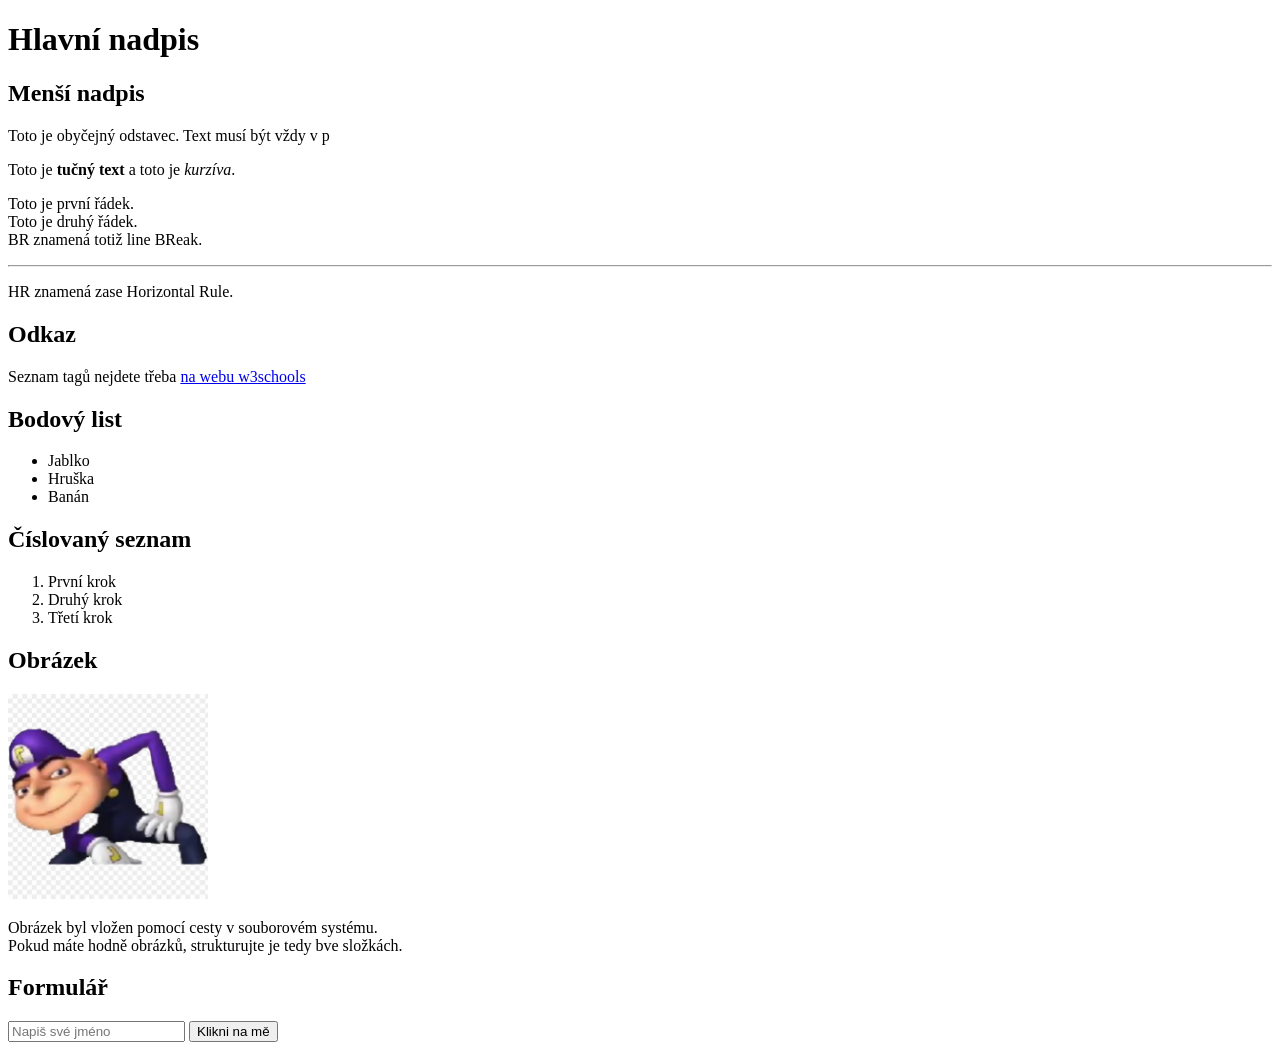
<file: 1. staticky_web/1.1. jednoduche_tagy/index.html>
<!DOCTYPE html>
<html>
<head>
    <title>Moje první stránka</title>
</head>

<body>

    <h1>Hlavní nadpis</h1>
    <h2>Menší nadpis</h2>

    <p>Toto je obyčejný odstavec. Text musí být vždy v p</p>
	
	
	<!-- komentář není na stránce vidět-->
	<!-- smrdíš -->
    <p>
        Toto je <b>tučný text</b>
        a toto je <i>kurzíva</i>.
    </p>

    <p>
        Toto je první řádek.<br>
        Toto je druhý řádek.<br>
		BR znamená totiž line BReak.
    </p>

    <hr>
	
	<p>HR znamená zase Horizontal Rule.</p>

    <h2>Odkaz</h2>

    <p> Seznam tagů nejdete třeba <a href="https://www.w3schools.com/TAGS/default.asp">na webu w3schools</a></p>

    <h2>Bodový list</h2>


    <ul>
        <li>Jablko</li>
        <li>Hruška</li>
        <li>Banán</li>
    </ul>

    <h2>Číslovaný seznam</h2>

    <ol>
        <li>První krok</li>
        <li>Druhý krok</li>
        <li>Třetí krok</li>
    </ol>

    
    <h2>Obrázek</h2>

    <img src="wagruigy.png" width="200px" alt="Ukázkový obrázek">
	<p>Obrázek byl vložen pomocí cesty v souborovém systému. <br> Pokud máte hodně obrázků, strukturujte je tedy bve složkách.</p>


    <h2>Formulář</h2>

    <input type="text" placeholder="Napiš své jméno">

    <button>Klikni na mě</button>

</body>
</html>
</file>
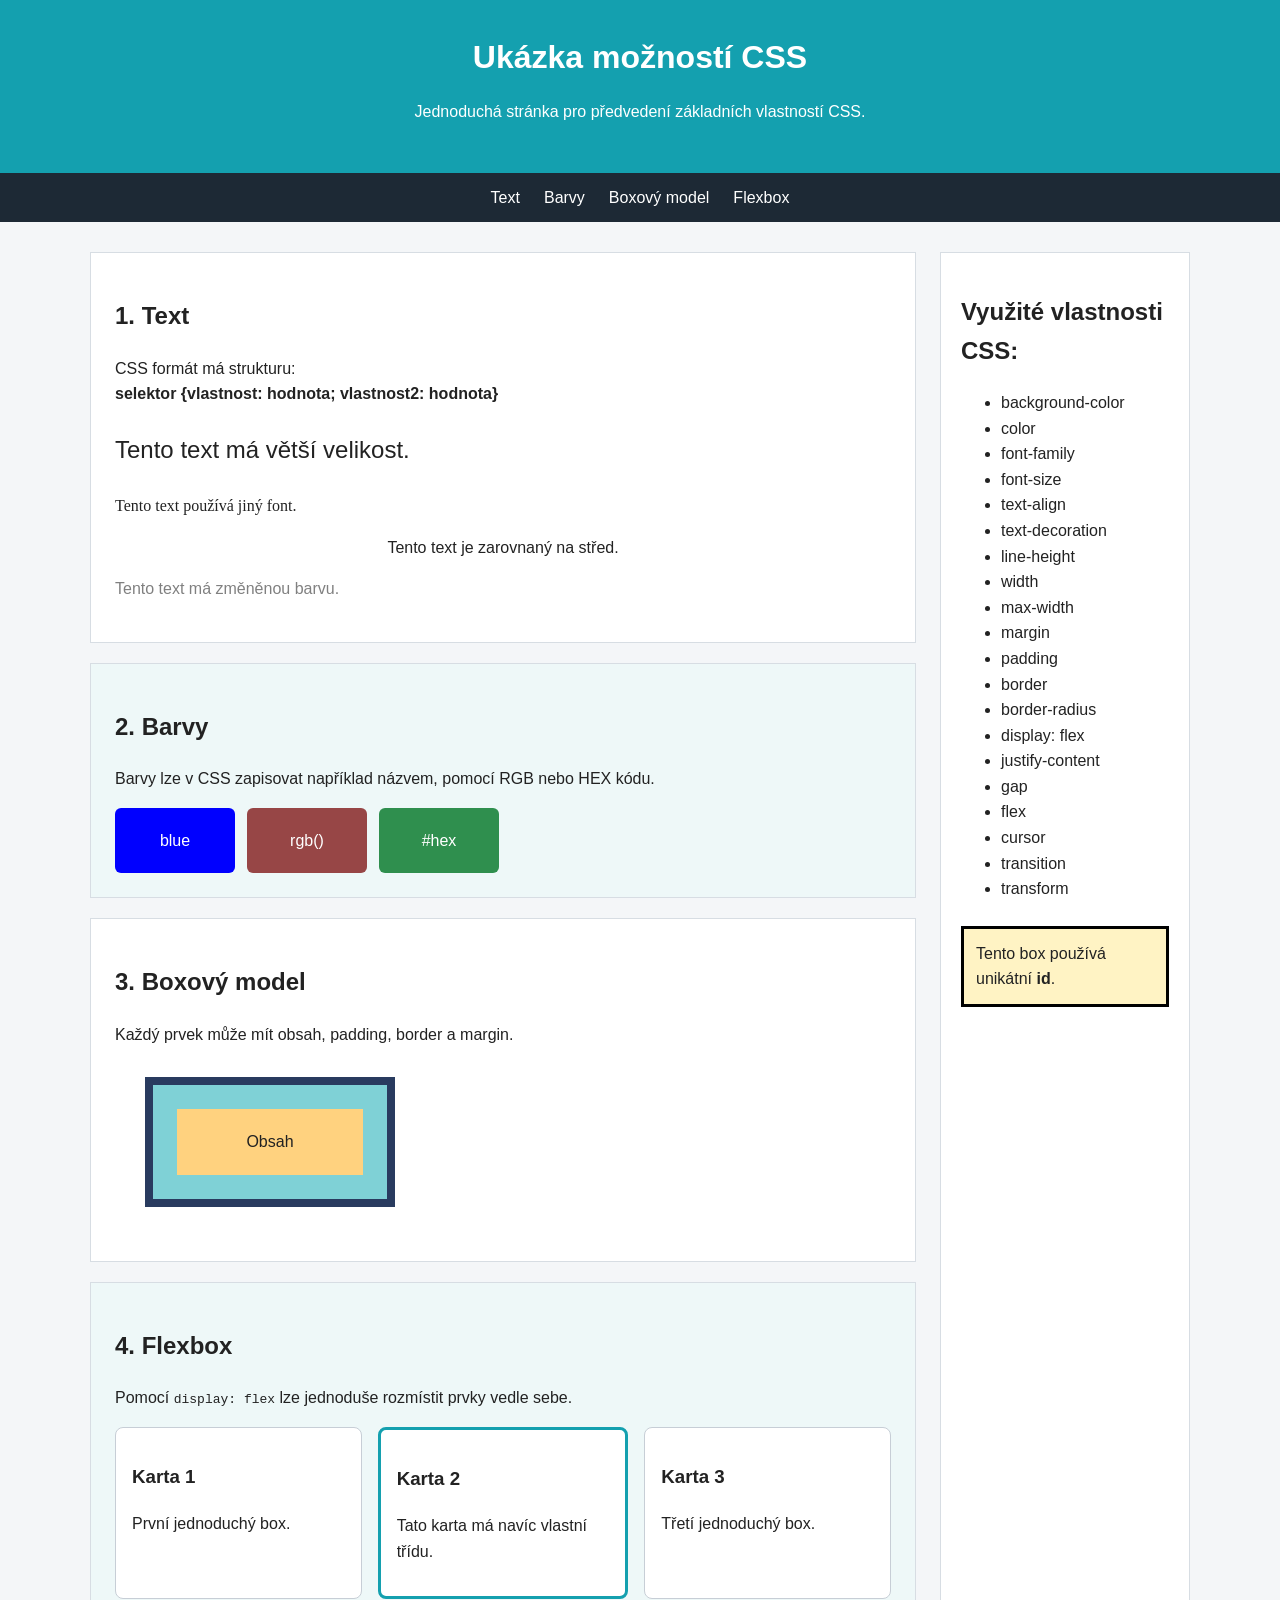
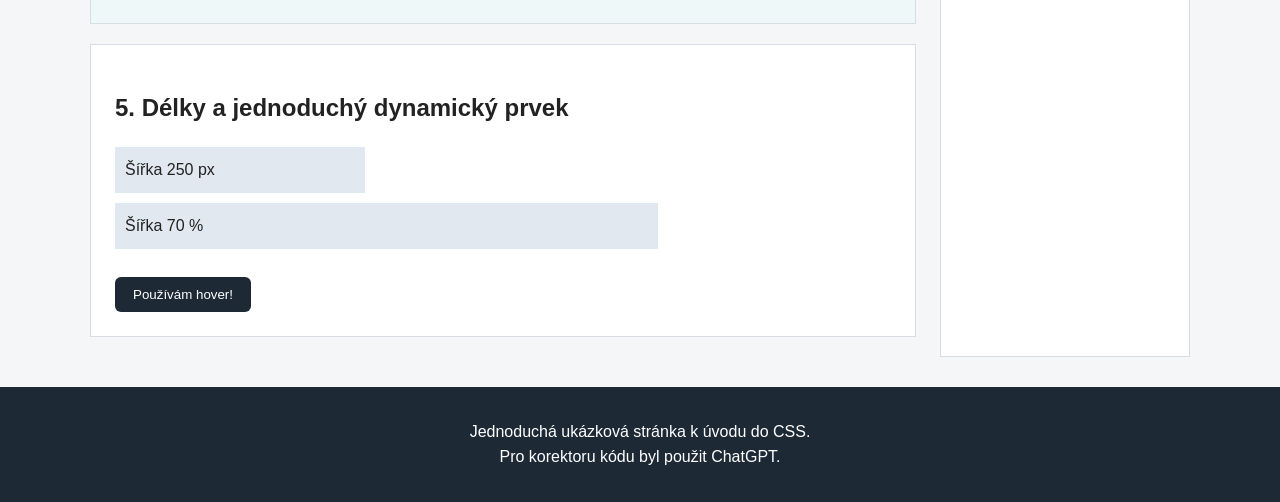
<file: 1. staticky_web/1.2 vyuziti_css/index.html>
<!doctype html>
<html lang="cs">
<head>
    <meta charset="utf-8">
    <meta name="viewport" content="width=device-width, initial-scale=1">
    <title>Ukázka CSS</title>
    <link rel="stylesheet" href="styles.css">
</head>
<body>

    <header class="site-header">
        <h1>Ukázka možností CSS</h1>
        <p>Jednoduchá stránka pro předvedení základních vlastností CSS.</p>
    </header>

    <nav class="navigation">
        <a href="#text">Text</a>
        <a href="#colors">Barvy</a>
        <a href="#box-model">Boxový model</a>
        <a href="#flexbox">Flexbox</a>
    </nav>

    <div class="page-layout">
        <main>
            <section id="text" class="section">
                <h2>1. Text</h2>
                <p>CSS formát má strukturu: <br><b> selektor   {vlastnost: hodnota; vlastnost2: hodnota}</b></p>
                <p class="large-text">Tento text má větší velikost.</p>
                <p class="different-font">Tento text používá jiný font.</p>
                <p class="centered-text">Tento text je zarovnaný na střed.</p>
                <p class="muted-text">Tento text má změněnou barvu.</p>
            </section>

            <section id="colors" class="section alternate">
                <h2>2. Barvy</h2>
                <p>Barvy lze v CSS zapisovat například názvem, pomocí RGB nebo HEX kódu.</p>

                <div class="color-row">
                    <div class="color-box color-name">blue</div>
                    <div class="color-box color-rgb">rgb()</div>
                    <div class="color-box color-hex">#hex</div>
                </div>
            </section>

            <section id="box-model" class="section">
                <h2>3. Boxový model</h2>
                <p>Každý prvek může mít obsah, padding, border a margin.</p>

                <div class="box-example">
                    <div class="box-content">Obsah</div>
                </div>
            </section>

            <section id="flexbox" class="section alternate">
                <h2>4. Flexbox</h2>
                <p>Pomocí <code>display: flex</code> lze jednoduše rozmístit prvky vedle sebe.</p>

                <div class="cards">
                    <article class="card">
                        <h3>Karta 1</h3>
                        <p>První jednoduchý box.</p>
                    </article>

                    <article class="card featured-card">
                        <h3>Karta 2</h3>
                        <p>Tato karta má navíc vlastní třídu.</p>
                    </article>

                    <article class="card">
                        <h3>Karta 3</h3>
                        <p>Třetí jednoduchý box.</p>
                    </article>
                </div>
            </section>

            <section class="section">
                <h2>5. Délky a jednoduchý dynamický prvek</h2>

                <div class="fixed-width">Šířka 250 px</div>
                <div class="relative-width">Šířka 70 %</div>

                <button class="demo-button">Používám hover!</button>
            </section>
        </main>

        <aside class="sidebar">
            <h2>Využité vlastnosti CSS:</h2>

            <ul>
                <li>background-color</li>
                <li>color</li>
                <li>font-family</li>
                <li>font-size</li>
                <li>text-align</li>
                <li>text-decoration</li>
                <li>line-height</li>
                <li>width</li>
                <li>max-width</li>
                <li>margin</li>
                <li>padding</li>
                <li>border</li>
                <li>border-radius</li>
                <li>display: flex</li>
                <li>justify-content</li>
                <li>gap</li>
                <li>flex</li>
                <li>cursor</li>
                <li>transition</li>
                <li>transform</li>
            </ul>

            <p id="unique-note">
                Tento box používá unikátní <strong>id</strong>.
            </p>
        </aside>
    </div>

    <footer class="site-footer">
        <p>Jednoduchá ukázková stránka k úvodu do CSS.<br> Pro korektoru kódu byl použit ChatGPT.</p>
    </footer>

</body>
</html>
</file>
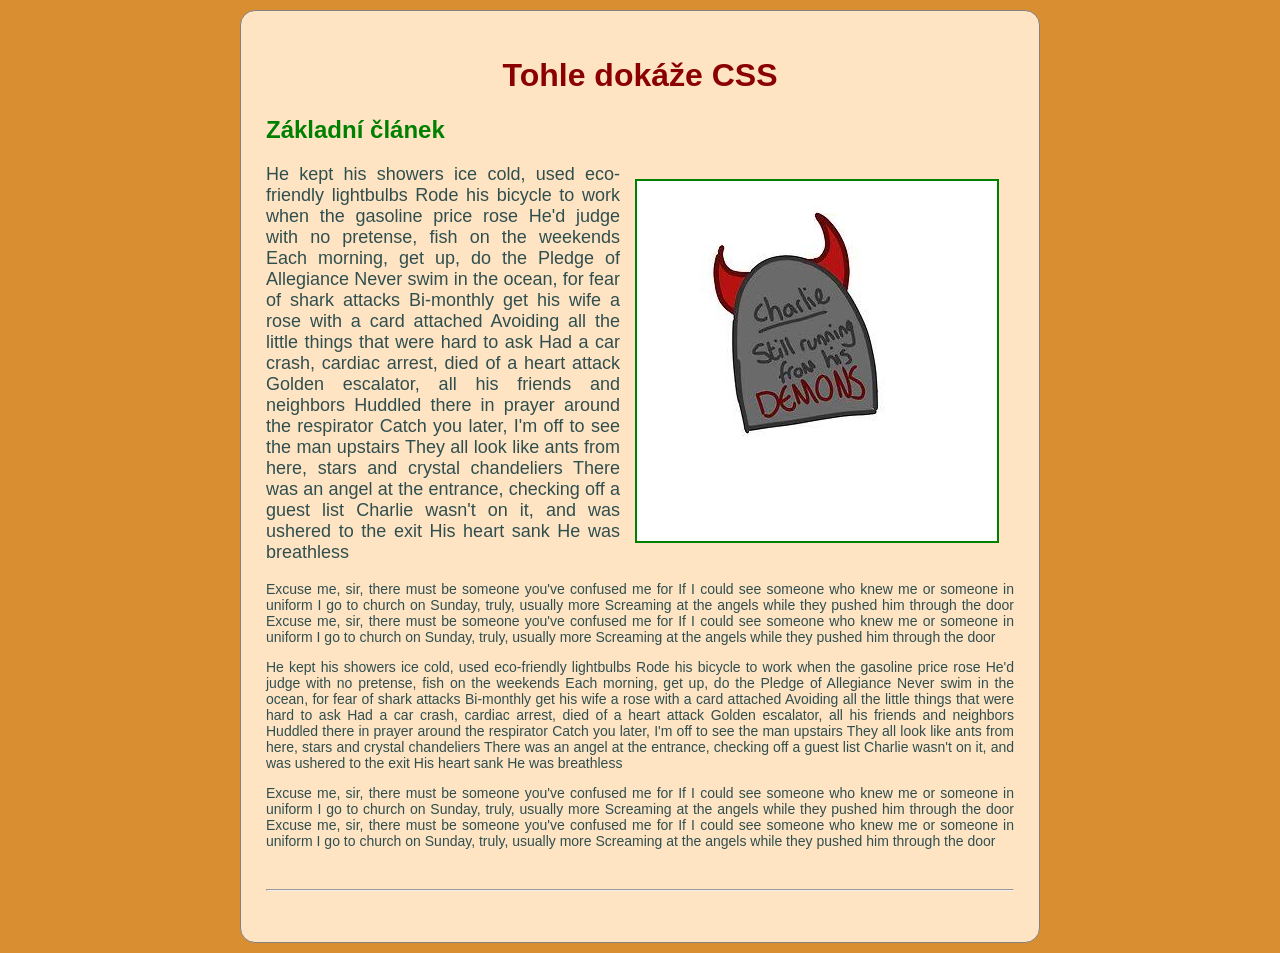
<file: 1. staticky_web/1.3 css_z_hodin/index.html>
<!DOCTYPE html>
<html lang="cs">
<head>
    <meta charset="UTF-8">
    <meta name="viewport" content="width=device-width, initial-scale=1.0">
    <title>Moje první CSS!</title>
    <link rel="stylesheet" href="styles.css">
</head>
<body>
    <div>
    <h1>Tohle dokáže CSS</h1>
    <h2>Základní článek</h2>
    <img src="charlie.jpg" alt="Charlie´s inferno">

    <p style="font-size:18px">He kept his showers ice cold, used eco-friendly lightbulbs
Rode his bicycle to work when the gasoline price rose
He'd judge with no pretense, fish on the weekends
Each morning, get up, do the Pledge of Allegiance
Never swim in the ocean, for fear of shark attacks
Bi-monthly get his wife a rose with a card attached
Avoiding all the little things that were hard to ask
Had a car crash, cardiac arrest, died of a heart attack
Golden escalator, all his friends and neighbors
Huddled there in prayer around the respirator
Catch you later, I'm off to see the man upstairs
They all look like ants from here, stars and crystal chandeliers
There was an angel at the entrance, checking off a guest list
Charlie wasn't on it, and was ushered to the exit
His heart sank
He was breathless</p>

    <p>Excuse me, sir, there must be someone you've confused me for
If I could see someone who knew me or someone in uniform
I go to church on Sunday, truly, usually more
Screaming at the angels while they pushed him through the door
Excuse me, sir, there must be someone you've confused me for
If I could see someone who knew me or someone in uniform
I go to church on Sunday, truly, usually more
Screaming at the angels while they pushed him through the door</p>


    <p>He kept his showers ice cold, used eco-friendly lightbulbs
Rode his bicycle to work when the gasoline price rose
He'd judge with no pretense, fish on the weekends
Each morning, get up, do the Pledge of Allegiance
Never swim in the ocean, for fear of shark attacks
Bi-monthly get his wife a rose with a card attached
Avoiding all the little things that were hard to ask
Had a car crash, cardiac arrest, died of a heart attack
Golden escalator, all his friends and neighbors
Huddled there in prayer around the respirator
Catch you later, I'm off to see the man upstairs
They all look like ants from here, stars and crystal chandeliers
There was an angel at the entrance, checking off a guest list
Charlie wasn't on it, and was ushered to the exit
His heart sank
He was breathless</p>

    <p>Excuse me, sir, there must be someone you've confused me for
If I could see someone who knew me or someone in uniform
I go to church on Sunday, truly, usually more
Screaming at the angels while they pushed him through the door
Excuse me, sir, there must be someone you've confused me for
If I could see someone who knew me or someone in uniform
I go to church on Sunday, truly, usually more
Screaming at the angels while they pushed him through the door</p>
<br>
<hr>
<br>
</div>
</body>
</html>
</file>
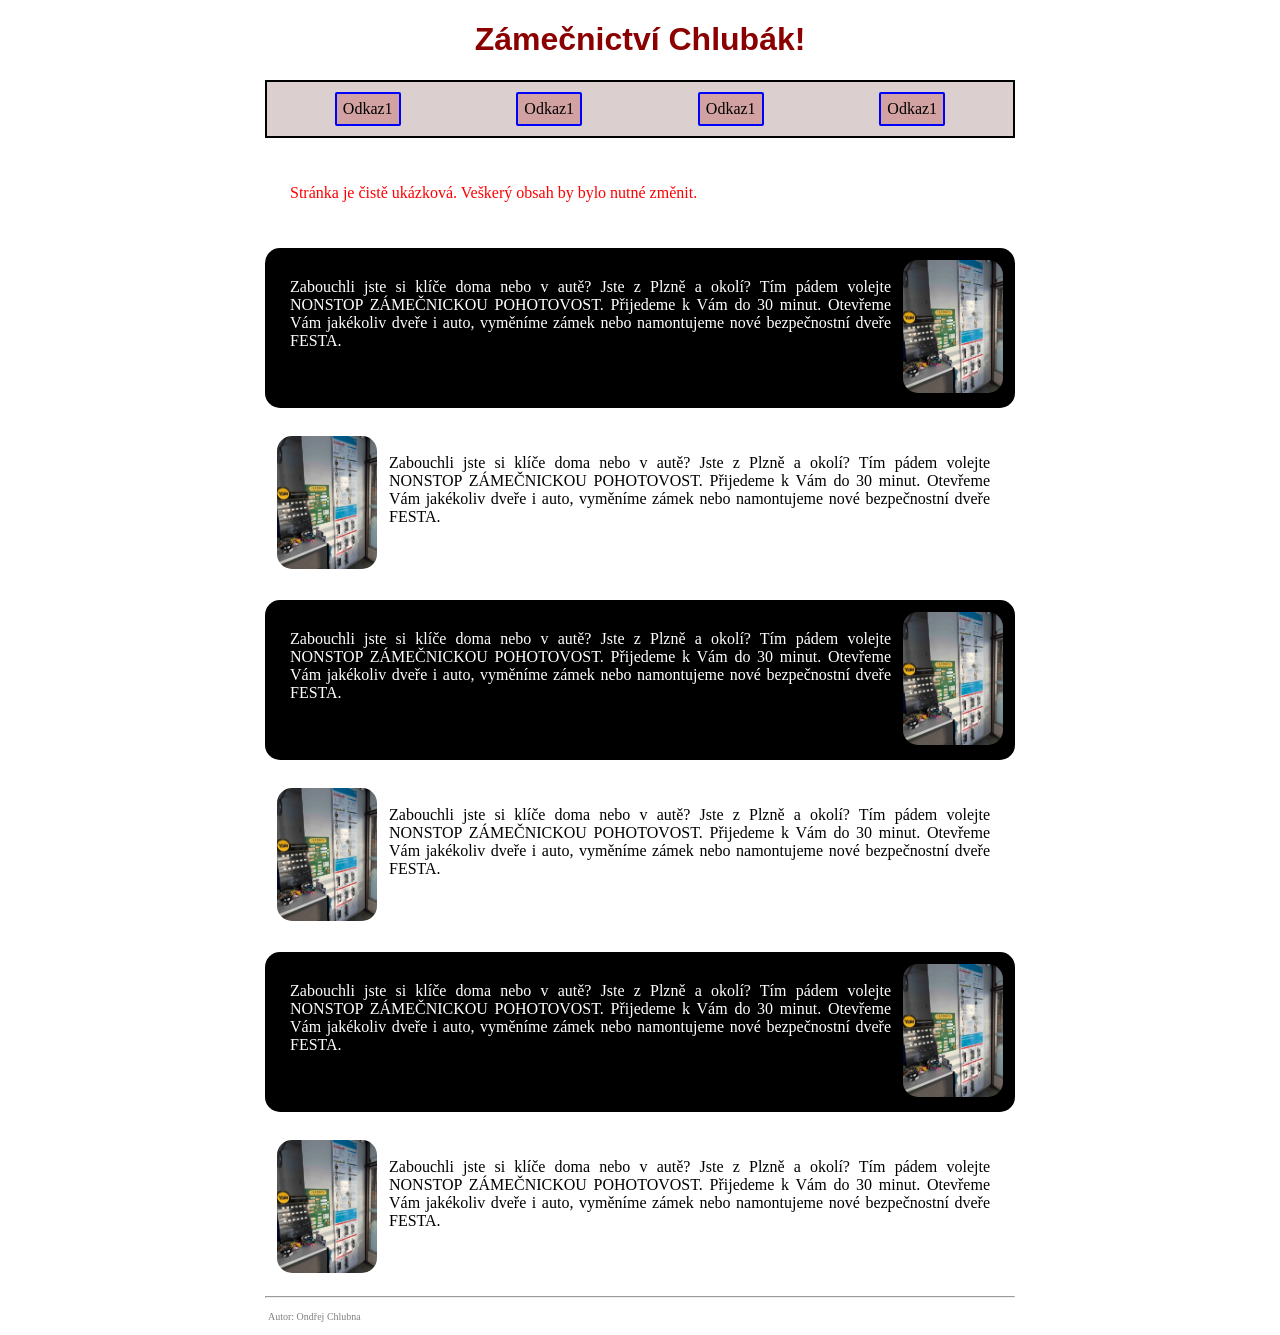
<file: 1. staticky_web/1.4 zamecnictvi_z_hodin/index.html>
<!DOCTYPE html>
<html lang="cs">
<head>
    <meta charset="UTF-8">
    <meta name="viewport" content="width=device-width, initial-scale=1.0">
    <title>Zámečnictví Chlubák!</title>
    <link rel="stylesheet" href="styles.css">
</head>
<body>
    <h1 id="nazev">Zámečnictví Chlubák!</h1>
    <div id="nav">
        <a  href="index.html">Odkaz1</a>
        <a  href="index.html">Odkaz1</a>
        <a  href="index.html">Odkaz1</a>
        <a  href="index.html">Odkaz1</a>
    </div>
    <!-- Stránka je čistě ukázková. Veškerý obsah by bylo nutné změnit. --> 
    <p style="color:red;">Stránka je čistě ukázková. Veškerý obsah by bylo nutné změnit.</p>

    <div class="cerny">
        <img class="vpravo" src="zamek.webp" alt="fotka zamecnictvi">
        <p>Zabouchli jste si klíče doma nebo v autě? Jste z Plzně a okolí? Tím pádem volejte NONSTOP ZÁMEČNICKOU POHOTOVOST. Přijedeme k Vám do 30 minut. Otevřeme Vám jakékoliv dveře i auto, vyměníme zámek nebo namontujeme nové bezpečnostní dveře FESTA.</p>
    </div>

    <div class="bily">
        <img class="vlevo" src="zamek.webp" alt="fotka zamecnictvi">
        <p>Zabouchli jste si klíče doma nebo v autě? Jste z Plzně a okolí? Tím pádem volejte NONSTOP ZÁMEČNICKOU POHOTOVOST. Přijedeme k Vám do 30 minut. Otevřeme Vám jakékoliv dveře i auto, vyměníme zámek nebo namontujeme nové bezpečnostní dveře FESTA.</p>
    </div>  

    <div class="cerny">
        <img class="vpravo" src="zamek.webp" alt="fotka zamecnictvi">
        <p>Zabouchli jste si klíče doma nebo v autě? Jste z Plzně a okolí? Tím pádem volejte NONSTOP ZÁMEČNICKOU POHOTOVOST. Přijedeme k Vám do 30 minut. Otevřeme Vám jakékoliv dveře i auto, vyměníme zámek nebo namontujeme nové bezpečnostní dveře FESTA.</p>
    </div>

    <div class="bily">
        <img class="vlevo" src="zamek.webp" alt="fotka zamecnictvi">
        <p>Zabouchli jste si klíče doma nebo v autě? Jste z Plzně a okolí? Tím pádem volejte NONSTOP ZÁMEČNICKOU POHOTOVOST. Přijedeme k Vám do 30 minut. Otevřeme Vám jakékoliv dveře i auto, vyměníme zámek nebo namontujeme nové bezpečnostní dveře FESTA.</p>
    </div>  

    <div class="cerny">
        <img class="vpravo" src="zamek.webp" alt="fotka zamecnictvi">
        <p>Zabouchli jste si klíče doma nebo v autě? Jste z Plzně a okolí? Tím pádem volejte NONSTOP ZÁMEČNICKOU POHOTOVOST. Přijedeme k Vám do 30 minut. Otevřeme Vám jakékoliv dveře i auto, vyměníme zámek nebo namontujeme nové bezpečnostní dveře FESTA.</p>
    </div>

    <div class="bily">
        <img class="vlevo" src="zamek.webp" alt="fotka zamecnictvi">
        <p>Zabouchli jste si klíče doma nebo v autě? Jste z Plzně a okolí? Tím pádem volejte NONSTOP ZÁMEČNICKOU POHOTOVOST. Přijedeme k Vám do 30 minut. Otevřeme Vám jakékoliv dveře i auto, vyměníme zámek nebo namontujeme nové bezpečnostní dveře FESTA.</p>
    </div>  

    <hr>
    <p id="footer-text">Autor: Ondřej Chlubna</p>
</body>
</html>
</file>
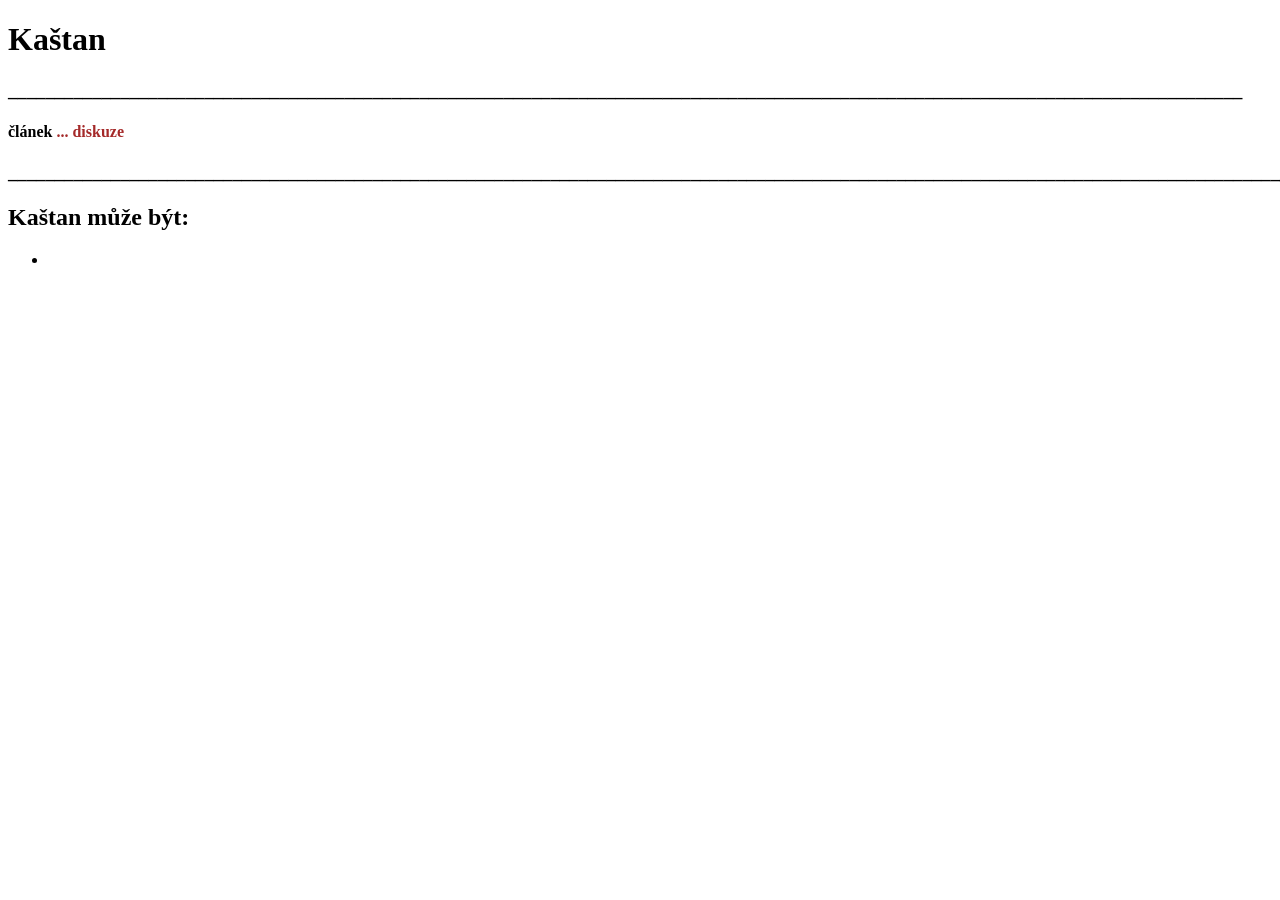
<file: moje projekty/kastan.html>
<!DOCTYPE html>
<html>
    <head>
        <meta charset="UTF-8">
        <title>Můj druhy web</title>
    </head>
    <body>
        <h1>Kaštan</h1>
        <h3>____________________________________________________________________________________________________________________________________</h3>
        <h4> článek <span style= color:brown;> ... diskuze </span></h4>
        <h3>____________________________________________________________________________________________________________________________________________</h3>
        <h2>Kaštan může být:</h2>
        <p><ul><li><a href="https://cs.wikipedia.org/wiki/Ka%C5%A1tanovn%C3%ADk_set%C3%BD"
            kaštanovník setý
        </a></li></ul>
    </body>
</html>
</file>
<file: 1. staticky_web/1.2 vyuziti_css/styles.css>
/* -------------------------------------------------
   ZÁKLAD STRÁNKY
   ------------------------------------------------- */

* {
    box-sizing: border-box;
}

body {
    margin: 0;
    font-family: Arial, sans-serif;
    color: #222;
    background-color: #f4f6f8;
    line-height: 1.6;
}

.site-header {
    background-color: rgb(20, 160, 175);
    color: white;
    text-align: center;
    padding: 32px 20px;
}

.site-header h1 {
    margin: 0;
}

.navigation {
    display: flex;
    justify-content: center;
    gap: 24px;

    background-color: #1d2935;
    padding: 12px;
}

.navigation a {
    color: white;
    text-decoration: none;
}

.navigation a:hover {
    text-decoration: underline;
}


/* -------------------------------------------------
   ROZLOŽENÍ
   ------------------------------------------------- */

.page-layout {
    display: flex;
    gap: 24px;

    width: 90%;
    max-width: 1100px;
    margin: 30px auto;
}

main {
    flex: 1;
}

.sidebar {
    width: 250px;
    background-color: white;
    border: 1px solid #d7dde3;
    padding: 20px;
}


/* -------------------------------------------------
   SEKCE
   ------------------------------------------------- */

.section {
    background-color: white;
    padding: 24px;
    margin-bottom: 20px;
    border: 1px solid #d7dde3;
}

.alternate {
    background-color: #eef8f8;
}


/* -------------------------------------------------
   TEXT
   ------------------------------------------------- */

.large-text {
    font-size: 24px;
}

.different-font {
    font-family: Georgia, serif;
}

.centered-text {
    text-align: center;
}

.muted-text {
    color: gray;
}


/* -------------------------------------------------
   BARVY
   ------------------------------------------------- */

.color-row {
    display: flex;
    gap: 12px;
    flex-wrap: wrap;
}

.color-box {
    width: 120px;
    padding: 20px 10px;
    color: white;
    text-align: center;
    border-radius: 6px;
}

.color-name {
    background-color: blue;
}

.color-rgb {
    background-color: rgb(151, 70, 70);
}

.color-hex {
    background-color: #2f8f4e;
}


/* -------------------------------------------------
   BOXOVÝ MODEL
   ------------------------------------------------- */

.box-example {
    width: 250px;

    margin: 30px;
    border: 8px solid #293b5f;
    padding: 24px;

    background-color: #7fd1d6;
}

.box-content {
    background-color: #ffd27f;
    padding: 20px;
    text-align: center;
}


/* -------------------------------------------------
   FLEXBOX A TŘÍDY
   ------------------------------------------------- */

.cards {
    display: flex;
    justify-content: space-between;
    gap: 16px;
}

.card {
    flex: 1;
    min-width: 150px;

    background-color: white;
    border: 1px solid #c7ced6;
    padding: 16px;
    border-radius: 8px;
}

.featured-card {
    border: 3px solid #14a0af;
}


/* -------------------------------------------------
   DÉLKY A HOVER
   ------------------------------------------------- */

.fixed-width,
.relative-width {
    background-color: #e2e8ef;
    margin: 10px 0;
    padding: 10px;
}

.fixed-width {
    width: 250px;
}

.relative-width {
    width: 70%;
}

.demo-button {
    margin-top: 18px;
    padding: 10px 18px;
    border: 0;
    border-radius: 6px;

    background-color: #1d2935;
    color: white;
    cursor: pointer;

    transition: transform 0.2s;
}

.demo-button:hover {
    transform: scale(1.08);
}


/* -------------------------------------------------
   ID – UNIKÁTNÍ PRVEK
   ------------------------------------------------- */

#unique-note {
    margin-top: 24px;
    padding: 12px;
    border: 3px solid black;
    background-color: #fff3c4;
}


/* -------------------------------------------------
   FOOTER
   ------------------------------------------------- */

.site-footer {
    background-color: #1d2935;
    color: white;
    text-align: center;
    padding: 16px;
}


/* -------------------------------------------------
   JEDNODUCHÁ RESPONSIVITA
   ------------------------------------------------- */

@media (max-width: 750px) {
    .page-layout {
        flex-direction: column;
    }

    .sidebar {
        width: auto;
    }

    .cards {
        flex-direction: column;
    }

    .navigation {
        flex-wrap: wrap;
    }
}
</file>
<file: 1. staticky_web/1.3 css_z_hodin/styles.css>
body {
    font-family: fantasy, 'Arial', 'Courier New', Courier, monospace;
    background-color: rgb(217, 142, 49);
    max-width: 800px;
    color: green;
    margin: 10px auto;
}

div {
    padding: 25px;
    background-color: bisque;
    border: 1px gray solid;
    border-radius: 15px;
}

p {
    text-align: justify;
    color: darkslategray;
    font-size: 14px;
}

h1 {
    color: darkred;
    text-align: center;
}

img {
    float: right;
    margin: 15px;
    border: green 2px solid;
}
</file>
<file: 1. staticky_web/1.4 zamecnictvi_z_hodin/styles.css>
body {
    max-width: 750px;
    margin: auto;
}

p {
    padding: 30px 25px;
    text-align: justify;
}

img {
    border-radius: 15px;
    width: 100px;
}

.cerny {
    background-color: black;
    color:white;
    border-radius: 15px;
    height: 160px;
}

.vpravo {
    float: right;
    margin: 12px;
}

.bily {
    background-color: white;
    color:black;
    border-radius: 15px;
    height: 160px;
}

.vlevo {
    float: left;
    margin: 12px;
}

#nazev {
    text-align: center;
    color: darkred;
    font-family: 'Franklin Gothic Medium', 'Arial Narrow', Arial, sans-serif;
}

#footer-text {
    font-size: 10px;
    color: grey;
    padding: 3px;
}

#nav a {
    background-color: rgb(210, 161, 161);
    padding: 6px;
    border-radius: 2px;
    text-decoration: none;
    border: 2px blue solid;
    transition: 0.5s;
    color:black;
}

#nav a:hover {
    background-color: rgb(161, 210, 204);
}

img:hover {
    width: 110px;
    transition: 1s;
}

#nav {
    border: 2px solid black;
    padding: 10px;
    display: flex;
    justify-content: space-around;
    background-color: rgb(220, 207, 207);
    position: sticky;
    top: 0;
}
</file>
